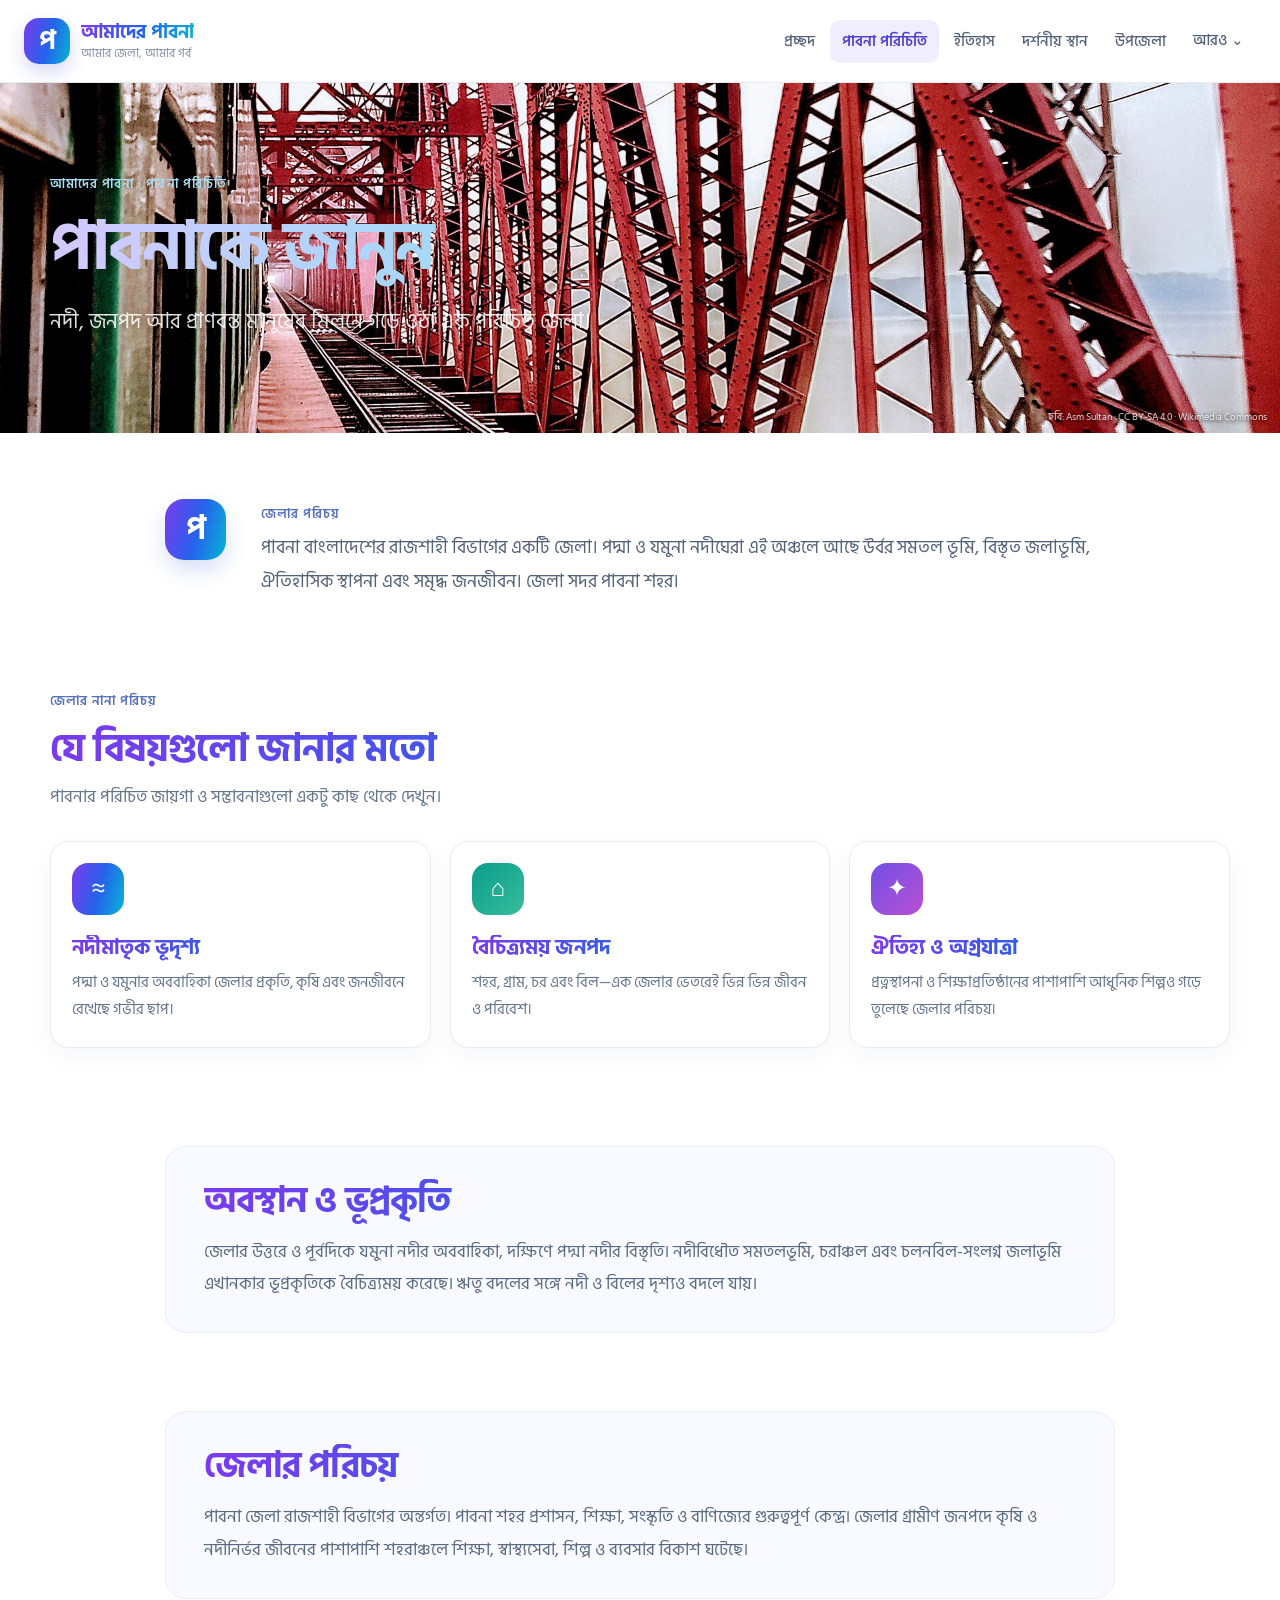
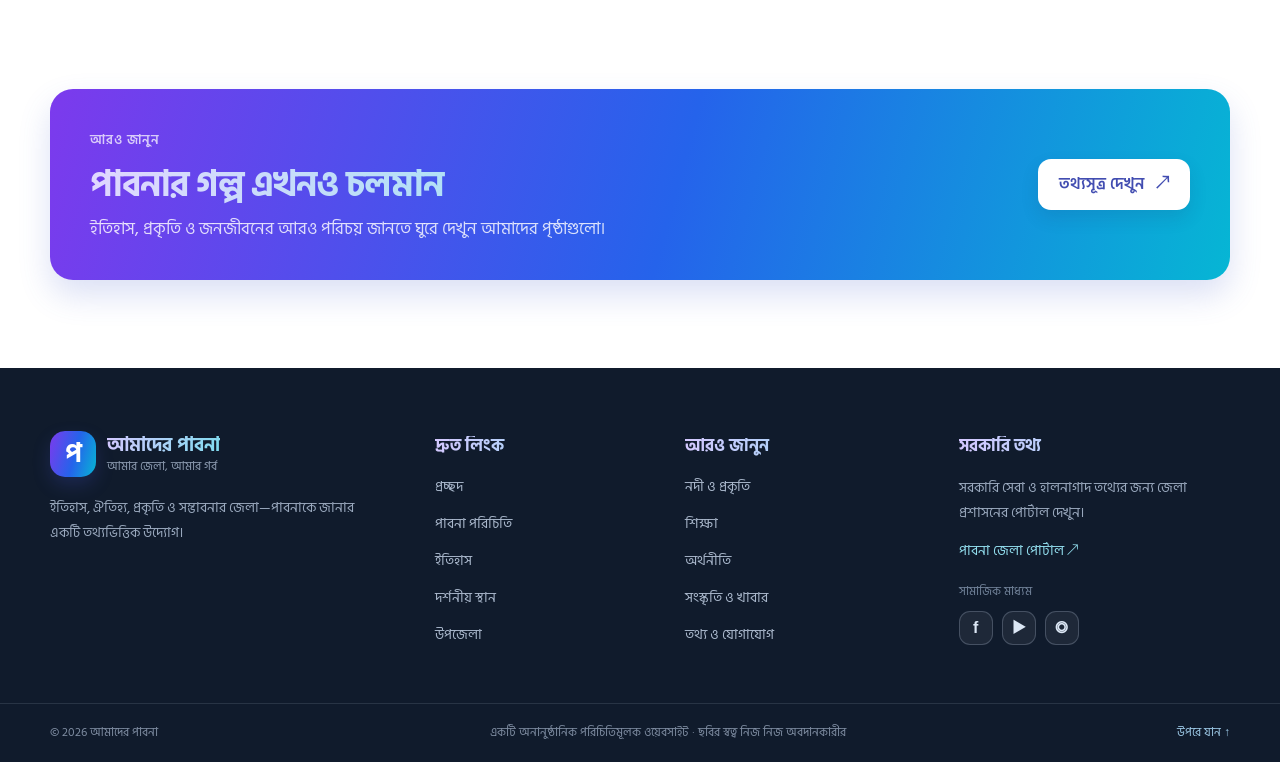
<file: about.html>
<!doctype html>
<html lang="bn">
<head>
  <meta charset="utf-8">
  <meta name="viewport" content="width=device-width, initial-scale=1">
  <meta name="description" content="পাবনা জেলার পরিচিতি, ভৌগোলিক অবস্থান ও সাধারণ তথ্য।">
  <meta name="theme-color" content="#f8fbff">
  <title>পাবনা পরিচিতি | আমাদের পাবনা</title>
  <link rel="preconnect" href="https://fonts.googleapis.com">
  <link rel="preconnect" href="https://fonts.gstatic.com" crossorigin>
  <link href="https://fonts.googleapis.com/css2?family=Hind+Siliguri:wght@400;500;600;700&display=swap" rel="stylesheet">
  <link rel="stylesheet" href="style.css">
  <script src="script.js" defer></script>
</head>
<body data-page="about">
  <div id="site-header"></div>
  <main id="page-content"></main>
  <div id="site-footer"></div>
</body>
</html>
</file>
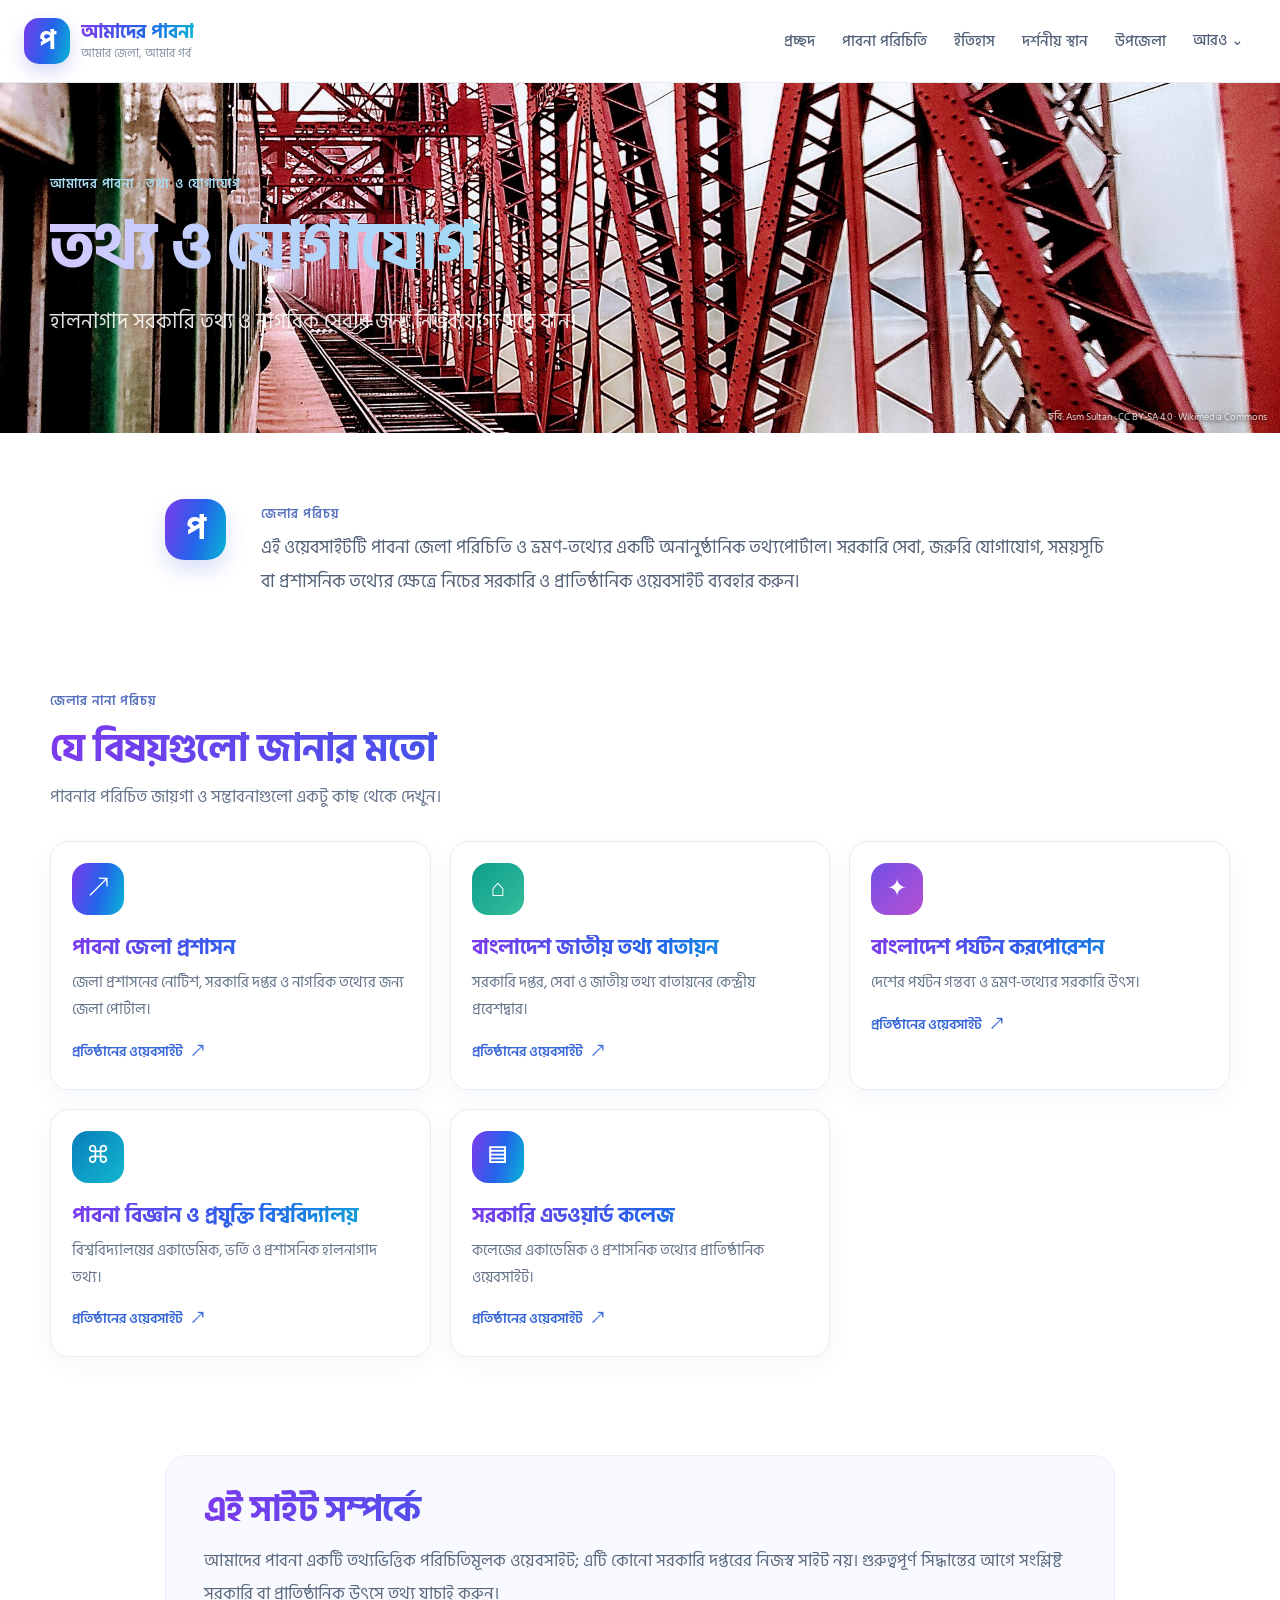
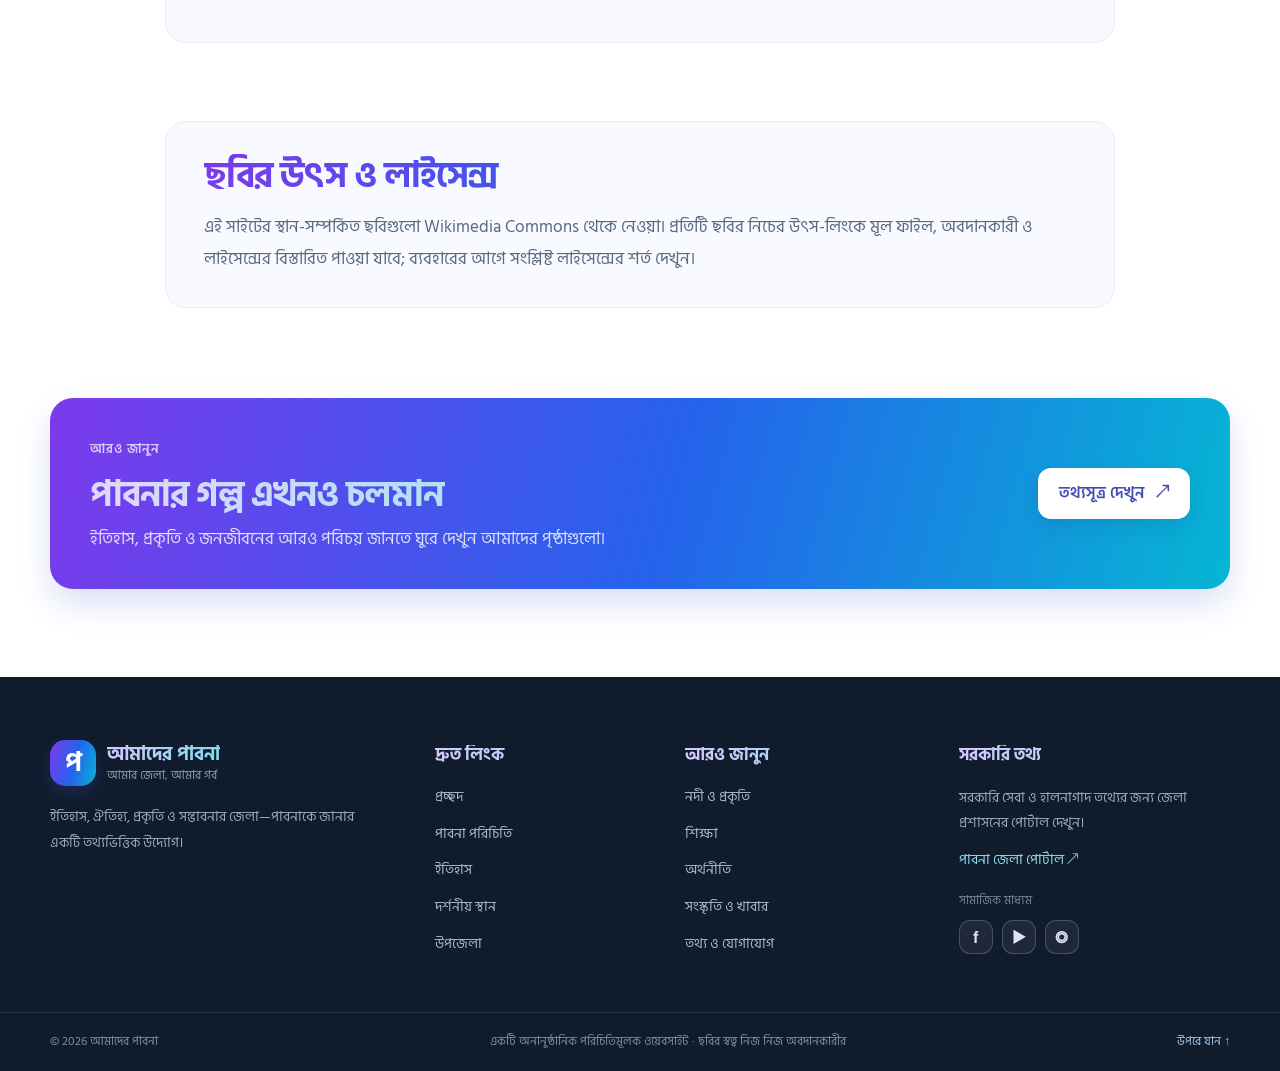
<file: contact.html>
<!doctype html>
<html lang="bn">
<head>
  <meta charset="utf-8">
  <meta name="viewport" content="width=device-width, initial-scale=1">
  <meta name="description" content="পাবনা জেলার সরকারি ওয়েবসাইট ও নির্ভরযোগ্য তথ্যসূত্র।">
  <meta name="theme-color" content="#f8fbff">
  <title>যোগাযোগ ও তথ্যসূত্র | আমাদের পাবনা</title>
  <link rel="preconnect" href="https://fonts.googleapis.com">
  <link rel="preconnect" href="https://fonts.gstatic.com" crossorigin>
  <link href="https://fonts.googleapis.com/css2?family=Hind+Siliguri:wght@400;500;600;700&display=swap" rel="stylesheet">
  <link rel="stylesheet" href="style.css">
  <script src="script.js" defer></script>
</head>
<body data-page="contact">
  <div id="site-header"></div>
  <main id="page-content"></main>
  <div id="site-footer"></div>
</body>
</html>
</file>
<file: style.css>
:root {
  --ink: #17243b;
  --muted: #64748b;
  --line: #e5ebf3;
  --surface: #ffffff;
  --soft: #f4f8fc;
  --purple: #7047e8;
  --blue: #2874e8;
  --cyan: #00a9c8;
  --teal: #0c9d8b;
  --gradient: linear-gradient(105deg, #7c3aed 0%, #2563eb 53%, #06b6d4 100%);
  --gradient-warm: linear-gradient(120deg, #6d40df, #d9469e);
  --shadow: 0 16px 42px rgba(27, 55, 96, .09);
  --radius: 22px;
}

* { box-sizing: border-box; }
html { scroll-behavior: smooth; scroll-padding-top: 90px; }
body { margin: 0; color: var(--ink); background: #fff; font-family: "Hind Siliguri", "Noto Sans Bengali", sans-serif; font-size: 17px; line-height: 1.7; -webkit-font-smoothing: antialiased; }
body.menu-open, body.lightbox-open { overflow: hidden; }
img { display: block; max-width: 100%; }
a { color: inherit; text-decoration: none; }
button { font: inherit; }
h1, h2, h3 { margin: 0; font-weight: 700; line-height: 1.25; color: transparent; background-image: var(--gradient); background-clip: text; -webkit-background-clip: text; -webkit-text-fill-color: transparent; }
p { margin: 0; }
.section-wrap { width: min(1180px, calc(100% - 48px)); margin-inline: auto; }
.skip-link { position: fixed; z-index: 1000; top: 12px; left: 12px; padding: 9px 16px; border-radius: 9px; color: #fff; background: #17243b; transform: translateY(-160%); }
.skip-link:focus { transform: translateY(0); }

.site-header { position: sticky; z-index: 50; top: 0; width: 100%; background: rgba(255,255,255,.92); border-bottom: 1px solid rgba(226,232,240,.85); backdrop-filter: blur(18px); }
.header-inner { width: min(1320px, calc(100% - 48px)); height: 82px; margin: auto; display: flex; align-items: center; justify-content: space-between; gap: 30px; }
.brand { display: inline-flex; align-items: center; gap: 11px; flex: 0 0 auto; }
.brand-mark { width: 46px; height: 46px; display: grid; place-items: center; border-radius: 15px; background: var(--gradient); box-shadow: 0 8px 18px rgba(72,88,215,.22); }
.brand-mark span { color: #fff; font-weight: 700; font-size: 27px; line-height: 1; }
.brand-copy { display: grid; line-height: 1.3; }
.brand-copy strong { font-size: 19px; font-weight: 700; color: transparent; background: var(--gradient); background-clip: text; -webkit-background-clip: text; -webkit-text-fill-color: transparent; }
.brand-copy small { color: #8490a2; font-size: 12px; }
.navigation > ul { display: flex; align-items: center; gap: 3px; list-style: none; margin: 0; padding: 0; }
.navigation > ul > li { position: relative; }
.navigation a, .more-toggle { padding: 9px 12px; border: 0; border-radius: 10px; background: transparent; color: #526179; font-size: 15px; font-weight: 500; cursor: pointer; transition: .2s ease; white-space: nowrap; }
.navigation a:hover, .more-toggle:hover { color: var(--blue); background: #eff5ff; }
.navigation a.active { color: #5042cb; background: #f0edff; font-weight: 600; }
.more-menu { position: absolute; top: calc(100% + 13px); right: 0; display: none; width: 195px; padding: 9px; list-style: none; border: 1px solid var(--line); border-radius: 15px; background: #fff; box-shadow: var(--shadow); }
.more-menu.is-open { display: block; animation: menu-in .18s ease-out; }
.more-menu li + li { margin-top: 3px; }
.more-menu a { display: block; }
.menu-toggle { display: none; width: 44px; height: 44px; border: 1px solid var(--line); border-radius: 12px; background: #fff; align-items: center; justify-content: center; flex-direction: column; gap: 5px; cursor: pointer; }
.menu-toggle span { display: block; width: 19px; height: 2px; border-radius: 3px; background: #475569; transition: .2s ease; }
.menu-toggle[aria-expanded="true"] span:first-child { transform: translateY(7px) rotate(45deg); }
.menu-toggle[aria-expanded="true"] span:nth-child(2) { opacity: 0; }
.menu-toggle[aria-expanded="true"] span:last-child { transform: translateY(-7px) rotate(-45deg); }

.home-hero { position: relative; height: min(690px, calc(100svh - 82px)); min-height: 580px; overflow: hidden; isolation: isolate; background: #25415d; }
.hero-photo, .hero-photo img, .hero-overlay { position: absolute; inset: 0; width: 100%; height: 100%; }
.hero-photo img { object-fit: cover; object-position: center 56%; animation: hero-zoom 18s ease-out both; }
.hero-overlay { z-index: 1; background: linear-gradient(90deg, rgba(10,25,48,.84) 0%, rgba(12,33,59,.66) 46%, rgba(8,29,55,.15) 100%), linear-gradient(0deg, rgba(9,24,44,.53), transparent 38%); }
.hero-content { position: relative; z-index: 2; width: min(1180px, calc(100% - 48px)); height: 100%; margin: auto; display: flex; flex-direction: column; justify-content: center; align-items: flex-start; padding-bottom: 16px; }
.hero-kicker { display: inline-flex; align-items: center; gap: 10px; color: rgba(255,255,255,.86); font-size: 15px; letter-spacing: .01em; }
.live-dot { width: 8px; height: 8px; border-radius: 50%; background: #55e5c4; box-shadow: 0 0 0 5px rgba(85,229,196,.16); }
.home-hero h1 { margin-top: 22px; color: transparent; background-image: linear-gradient(100deg,#ded1ff 0%,#a9b9ff 47%,#8be2f1 100%); background-clip: text; -webkit-background-clip: text; -webkit-text-fill-color: transparent; font-size: clamp(58px, 8.5vw, 108px); letter-spacing: -.045em; line-height: 1.05; }
.home-hero h1 span { color: transparent; background: linear-gradient(100deg, #c2b2ff, #76dafa 85%); background-clip: text; -webkit-background-clip: text; -webkit-text-fill-color: transparent; }
.hero-content > p { margin-top: 20px; color: rgba(255,255,255,.9); font-size: clamp(18px, 2.2vw, 25px); }
.hero-actions { display: flex; align-items: center; gap: 26px; margin-top: 34px; }
.button { display: inline-flex; align-items: center; justify-content: center; gap: 12px; min-height: 51px; padding: 12px 21px; border-radius: 13px; font-size: 16px; font-weight: 600; line-height: 1.35; transition: transform .2s ease, box-shadow .2s ease, background .2s ease; }
.button:hover { transform: translateY(-2px); }
.button-primary { color: #fff; background: var(--gradient); box-shadow: 0 10px 24px rgba(46,102,220,.25); }
.button-primary:hover { box-shadow: 0 14px 30px rgba(46,102,220,.36); }
.hero-secondary { display: inline-flex; gap: 10px; align-items: center; color: #fff; font-size: 15px; }
.hero-secondary span { transition: transform .2s; }
.hero-secondary:hover span { transform: translateX(4px); }
.hero-note { position: absolute; z-index: 2; right: max(24px, calc((100% - 1180px) / 2)); bottom: 76px; display: flex; align-items: center; gap: 12px; padding: 13px 17px; border: 1px solid rgba(255,255,255,.2); border-radius: 16px; color: #fff; background: rgba(17,38,61,.38); backdrop-filter: blur(10px); }
.note-icon { width: 37px; height: 37px; display: grid; place-items: center; border-radius: 12px; background: rgba(255,255,255,.15); font-size: 20px; }
.hero-note strong, .hero-note small { display: block; }
.hero-note strong { font-size: 14px; }
.hero-note small { color: rgba(255,255,255,.73); font-size: 12px; }
.hero-credit { position: absolute; z-index: 2; right: 20px; bottom: 15px; max-width: 52%; text-align: right; font-size: 11px; }
.hero-credit a, .image-credit a, .featured-credit a { color: rgba(255,255,255,.74); }
.hero-credit a:hover, .image-credit a:hover, .featured-credit a:hover { color: #fff; text-decoration: underline; }
.scroll-cue { position: absolute; z-index: 2; bottom: 20px; left: 50%; width: 27px; height: 42px; border: 1px solid rgba(255,255,255,.55); border-radius: 20px; }
.scroll-cue span { position: absolute; top: 8px; left: 50%; width: 4px; height: 8px; border-radius: 4px; background: #fff; animation: scroll-pulse 1.5s infinite; }

.eyebrow { display: inline-block; margin-bottom: 12px; color: #5670bd; font-size: 13px; font-weight: 600; letter-spacing: .08em; }
.welcome-section { display: grid; grid-template-columns: .95fr 1.05fr; align-items: center; gap: clamp(42px, 8vw, 105px); padding-top: 116px; padding-bottom: 114px; }
.welcome-copy h2, .section-heading h2, .section-copy h2, .home-cta h2, .closing-banner h2 { font-size: clamp(32px, 4vw, 47px); letter-spacing: -.025em; }
.welcome-copy > p { max-width: 540px; margin-top: 22px; color: var(--muted); line-height: 1.95; }
.text-link { display: inline-flex; align-items: center; gap: 9px; margin-top: 23px; color: #3767d8; font-weight: 600; transition: gap .2s; }
.text-link:hover { gap: 14px; }
.welcome-image { position: relative; min-height: 388px; overflow: hidden; border-radius: 28px; background: #dce8f1; box-shadow: var(--shadow); }
.welcome-image > img { width: 100%; height: 388px; object-fit: cover; }
.image-label { position: absolute; left: 18px; bottom: 30px; display: flex; align-items: center; gap: 9px; padding: 10px 15px; border: 1px solid rgba(255,255,255,.52); border-radius: 12px; color: #fff; background: rgba(15,35,49,.55); backdrop-filter: blur(10px); }
.image-label > span:first-child { color: #80e6d3; }
.image-credit { position: absolute; right: 13px; bottom: 7px; font-size: 10px; text-shadow: 0 1px 5px #000; }
.image-credit a { color: rgba(255,255,255,.84); }
.highlight-section, .gallery-section { padding: 92px 0 100px; background: #f7f9fd; }
.section-heading { margin-bottom: 36px; }
.section-heading.centered { text-align: center; }
.section-heading h2 { margin-bottom: 10px; }
.section-heading p { color: var(--muted); }
.highlight-grid { display: grid; grid-template-columns: repeat(3, 1fr); gap: 20px; }
.highlight-card { position: relative; min-height: 224px; padding: 29px; overflow: hidden; border: 1px solid #e8edf5; border-radius: var(--radius); background: #fff; box-shadow: 0 9px 28px rgba(29,53,87,.045); transition: transform .25s ease, box-shadow .25s ease, border-color .25s ease; }
.highlight-card:hover { transform: translateY(-6px); border-color: #d6defd; box-shadow: var(--shadow); }
.highlight-icon { width: 51px; height: 51px; display: grid; place-items: center; margin-bottom: 20px; border-radius: 16px; color: #fff; font-size: 23px; background: var(--gradient); }
.icon-1 { background: linear-gradient(135deg,#7954e8,#df6aa4); }
.icon-2 { background: linear-gradient(135deg,#0b9f9e,#55c992); }
.highlight-card h3 { margin-bottom: 8px; font-size: 21px; }
.highlight-card p { max-width: 300px; color: var(--muted); font-size: 15px; }
.card-arrow { position: absolute; top: 27px; right: 26px; color: #8998b5; transition: transform .2s; }
.highlight-card:hover .card-arrow { transform: translate(3px,-3px); color: var(--blue); }
.featured-section { padding-top: 98px; padding-bottom: 104px; }
.section-heading-row { display: flex; align-items: flex-end; justify-content: space-between; gap: 30px; }
.section-heading-row .text-link { margin: 0 0 7px; flex: 0 0 auto; }
.featured-grid { display: grid; grid-template-columns: 1.3fr 1fr 1fr; grid-template-rows: 330px; gap: 17px; }
.featured-card { position: relative; overflow: hidden; border-radius: 21px; background: #dbe5ed; }
.featured-mainlink { position: absolute; inset: 0; display: block; color: inherit; }
.featured-mainlink img { width: 100%; height: 100%; object-fit: cover; transition: transform .55s cubic-bezier(.2,.7,.2,1); }
.featured-card:hover img { transform: scale(1.055); }
.featured-shade { position: absolute; inset: 0; background: linear-gradient(0deg,rgba(8,19,37,.79),transparent 62%); }
.featured-text { position: absolute; bottom: 22px; left: 22px; display: grid; gap: 3px; color: #fff; }
.featured-text small { color: rgba(255,255,255,.77); font-size: 12px; }
.featured-text strong { font-size: 23px; }
.featured-credit { position: absolute; bottom: 4px; right: 8px; font-size: 9px; }
.featured-credit a { color: rgba(255,255,255,.73); }
.gallery-section { padding-top: 89px; padding-bottom: 102px; }
.gallery-grid { display: grid; grid-template-columns: repeat(6, 1fr); grid-auto-rows: 170px; gap: 13px; }
.gallery-item { position: relative; display: block; grid-column: span 2; margin: 0; padding: 0; overflow: hidden; border: 0; border-radius: 17px; background: #d8e2eb; text-align: left; }
.gallery-item:nth-child(1), .gallery-item:nth-child(4) { grid-column: span 3; }
.gallery-trigger { position: absolute; inset: 0; width: 100%; height: 100%; padding: 0; overflow: hidden; border: 0; background: transparent; cursor: zoom-in; }
.gallery-item img { width: 100%; height: 100%; object-fit: cover; transition: transform .45s; }
.gallery-item:hover img { transform: scale(1.07); }
.gallery-item::after { position: absolute; inset: 25% 0 0; content: ""; background: linear-gradient(0deg,rgba(10,24,43,.78),transparent); pointer-events: none; }
.gallery-caption { position: absolute; z-index: 1; bottom: 10px; left: 14px; display: grid; gap: 0; color: #fff; }
.gallery-caption strong { font-size: 15px; }
.gallery-caption small { max-width: 290px; overflow: hidden; font-size: 9px; text-overflow: ellipsis; white-space: nowrap; }
.gallery-caption small a { color: rgba(255,255,255,.78); }
.gallery-zoom { position: absolute; z-index: 1; top: 12px; right: 12px; width: 31px; height: 31px; display: grid; place-items: center; border: 1px solid rgba(255,255,255,.46); border-radius: 10px; color: #fff; background: rgba(9,25,43,.25); opacity: 0; transition: opacity .2s; }
.gallery-item:hover .gallery-zoom { opacity: 1; }
.home-cta { display: flex; align-items: center; justify-content: space-between; gap: 30px; padding-top: 83px; padding-bottom: 87px; }
.home-cta h2 { font-size: clamp(29px, 3.5vw, 40px); }
.home-cta p { margin-top: 10px; color: var(--muted); }

.subhero { position: relative; min-height: 350px; display: flex; align-items: center; overflow: hidden; background: #edf4fa; }
.subhero-image, .subhero-image > img, .subhero-wash { position: absolute; inset: 0; width: 100%; height: 100%; }
.subhero-image > img { object-fit: cover; object-position: center 52%; }
.subhero-wash { background: linear-gradient(90deg,rgba(14,32,55,.88),rgba(17,40,65,.58) 57%,rgba(15,35,59,.25)),linear-gradient(0deg,rgba(12,24,43,.24),transparent); }
.subhero-copy { position: relative; z-index: 2; width: min(1180px, calc(100% - 48px)); margin: auto; padding: 73px 0 79px; }
.subhero-copy .eyebrow { color: #a7dcf2; }
.subhero h1 { max-width: 800px; color: transparent; background: linear-gradient(100deg,#d4c8ff 0%,#8be2f1 75%); background-clip: text; -webkit-background-clip: text; -webkit-text-fill-color: transparent; font-size: clamp(43px, 6vw, 67px); letter-spacing: -.03em; }
.subhero-copy > p { max-width: 650px; margin-top: 14px; color: rgba(255,255,255,.88); font-size: clamp(17px, 2vw, 21px); }
.subhero-image .image-credit { z-index: 2; }
.intro-section { display: grid; grid-template-columns: 72px 1fr; gap: 24px; align-items: start; max-width: 950px; padding-top: 66px; padding-bottom: 61px; }
.intro-mark { width: 61px; height: 61px; display: grid; place-items: center; border-radius: 19px; color: #fff; background: var(--gradient); font-size: 32px; font-weight: 700; box-shadow: 0 10px 20px rgba(54,91,211,.19); }
.intro-section .eyebrow { margin: 0 0 6px; }
.intro-section p { color: #526177; font-size: 18px; line-height: 1.9; }
.cards-section { padding-top: 26px; padding-bottom: 91px; }
.cards-section .section-heading { margin-bottom: 29px; }
.cards-section .section-heading h2 { font-size: clamp(29px, 3.5vw, 39px); }
.card-grid { display: grid; grid-template-columns: repeat(3, 1fr); gap: 19px; }
.upazila-grid { grid-template-columns: repeat(3, 1fr); }
.info-card { min-width: 0; overflow: hidden; border: 1px solid #e7edf5; border-radius: 19px; background: #fff; box-shadow: 0 8px 25px rgba(31,53,83,.045); transition: transform .24s ease, box-shadow .24s ease; }
.info-card:hover { transform: translateY(-5px); box-shadow: var(--shadow); }
.card-symbol { width: 52px; height: 52px; display: grid; place-items: center; margin: 21px 21px 0; border-radius: 16px; color: #fff; background: var(--gradient); font-size: 24px; }
.symbol-1 { background: linear-gradient(135deg,#0c9d8b,#36bd9c); }
.symbol-2 { background: linear-gradient(135deg,#7350e7,#b650d2); }
.symbol-3 { background: linear-gradient(135deg,#087eba,#12b7cf); }
.info-card-body { padding: 20px 21px 23px; }
.info-card-body h3 { font-size: 21px; }
.info-card-body p { margin-top: 9px; color: var(--muted); font-size: 15px; line-height: 1.78; }
.card-meta { display: inline-block; margin-top: 15px; padding: 4px 10px; border-radius: 30px; color: #4967b0; background: #f0f4ff; font-size: 12px; }
.place-media { position: relative; height: 190px; overflow: hidden; background: #d8e2eb; }
.info-card .place-photo { position: relative; display: block; width: 100%; height: 100%; padding: 0; overflow: hidden; border: 0; background: #d8e2eb; cursor: zoom-in; }
.place-photo > img { width: 100%; height: 100%; object-fit: cover; transition: transform .4s; }
.place-photo:hover > img { transform: scale(1.05); }
.photo-credit { position: absolute; right: 7px; bottom: 5px; left: 7px; overflow: hidden; font-size: 9px; text-align: left; text-overflow: ellipsis; white-space: nowrap; text-shadow: 0 1px 6px #000; }
.photo-credit a { color: #fff; }
.info-card .text-link { margin-top: 16px; font-size: 14px; }
.content-section { max-width: 950px; padding-top: 7px; padding-bottom: 78px; }
.content-section + .content-section { padding-top: 0; }
.section-copy { padding: 32px 38px; border: 1px solid #e9eef6; border-radius: 21px; background: #f8faff; }
.section-copy h2 { margin-bottom: 12px; font-size: clamp(27px, 3vw, 36px); }
.section-copy p { color: #59697f; line-height: 1.9; }
.section-copy .button { margin-top: 19px; }
.button-outline { border: 1px solid #d6ddf7; color: #4c56ba; background: #fff; }
.button-outline:hover { background: #f2f2ff; }
.closing-banner { display: flex; align-items: center; justify-content: space-between; gap: 25px; margin-top: 12px; margin-bottom: 88px; padding: 36px 40px; border-radius: 23px; background: var(--gradient); box-shadow: 0 15px 32px rgba(73,98,205,.2); }
.closing-banner .eyebrow { color: rgba(255,255,255,.73); }
.closing-banner h2 { color: transparent; background-image: linear-gradient(100deg,#e1d7ff,#9ce4f2); background-clip: text; -webkit-background-clip: text; -webkit-text-fill-color: transparent; font-size: clamp(26px,3vw,36px); }
.closing-banner p { margin-top: 7px; color: rgba(255,255,255,.81); }
.button-light { flex: 0 0 auto; color: #424db1; background: #fff; box-shadow: 0 8px 18px rgba(24,43,91,.12); }
.button-light:hover { box-shadow: 0 12px 22px rgba(24,43,91,.2); }

.site-footer { color: #d5deeb; background: #101b2c; }
.footer-main { display: grid; grid-template-columns: 1.35fr .8fr .9fr 1.1fr; gap: 52px; padding-top: 63px; padding-bottom: 54px; }
.brand-footer .brand-copy strong { background-image: linear-gradient(105deg,#d4c8ff,#7fdbef); }
.brand-footer .brand-copy small { color: #8c9bb0; }
.footer-brand > p, .footer-official > p { margin-top: 18px; color: #99a8bd; font-size: 14px; line-height: 1.8; }
.footer-links h2 { margin: 5px 0 15px; color: transparent; background-image: linear-gradient(100deg,#d4c8ff,#7fdbef); background-clip: text; -webkit-background-clip: text; -webkit-text-fill-color: transparent; font-size: 17px; }
.footer-links ul { display: grid; gap: 8px; margin: 0; padding: 0; list-style: none; }
.footer-links li a, .footer-official > a { color: #a9b7cb; font-size: 14px; transition: color .2s; }
.footer-links li a:hover, .footer-official > a:hover { color: #83d8ed; }
.footer-official > a { display: inline-block; margin-top: 13px; color: #91dcec; }
.social-caption { display: block; margin-top: 17px; color: #72839a; font-size: 12px; }
.social-links { display: flex; gap: 9px; margin-top: 9px; }
.social-links a { width: 34px; height: 34px; display: grid; place-items: center; border: 1px solid rgba(208,222,243,.22); border-radius: 11px; color: #dce7f5; background: rgba(255,255,255,.06); font-family: Arial, sans-serif; font-size: 16px; font-weight: 700; transition: .2s ease; }
.social-links a:hover { border-color: #69cde0; color: #fff; background: rgba(51,126,207,.32); transform: translateY(-2px); }
.footer-bottom { border-top: 1px solid rgba(211,224,242,.12); }
.footer-bottom > .section-wrap { min-height: 58px; display: flex; align-items: center; justify-content: space-between; gap: 16px; color: #7f8da2; font-size: 12px; }
.footer-top { color: #9dc9e7; white-space: nowrap; }
.footer-top:hover { color: #fff; }

.back-to-top { position: fixed; z-index: 40; right: 24px; bottom: 23px; width: 46px; height: 46px; display: grid; place-items: center; border: 1px solid rgba(255,255,255,.65); border-radius: 15px; color: #fff; background: var(--gradient); box-shadow: 0 8px 22px rgba(45,76,151,.24); font-size: 22px; opacity: 0; pointer-events: none; transform: translateY(10px); transition: .22s ease; cursor: pointer; }
.back-to-top.is-visible { opacity: 1; pointer-events: auto; transform: translateY(0); }
.lightbox { position: fixed; z-index: 100; inset: 0; display: grid; align-content: center; justify-items: center; gap: 14px; padding: 50px 28px 30px; background: rgba(4,12,25,.91); opacity: 0; visibility: hidden; transition: opacity .2s, visibility .2s; }
.lightbox.is-open { opacity: 1; visibility: visible; }
.lightbox img { max-width: min(1120px, 94vw); max-height: 78vh; object-fit: contain; border-radius: 12px; box-shadow: 0 15px 55px rgba(0,0,0,.4); }
.lightbox p { max-width: min(850px, 90vw); color: #e8edf5; font-size: 15px; text-align: center; }
.lightbox-close { position: absolute; top: 18px; right: 22px; width: 45px; height: 45px; border: 1px solid rgba(255,255,255,.3); border-radius: 14px; color: #fff; background: rgba(255,255,255,.1); font-size: 29px; line-height: 1; cursor: pointer; }
.reveal { opacity: 0; transform: translateY(17px); transition: opacity .6s ease, transform .6s cubic-bezier(.2,.7,.2,1); }
.reveal.is-visible { opacity: 1; transform: translateY(0); }
.card-grid .reveal:nth-child(3n + 2), .highlight-grid .reveal:nth-child(3n + 2) { transition-delay: .08s; }
.card-grid .reveal:nth-child(3n), .highlight-grid .reveal:nth-child(3n) { transition-delay: .15s; }

@keyframes hero-zoom { from { transform: scale(1.045); } to { transform: scale(1); } }
@keyframes scroll-pulse { 0% { opacity: 0; transform: translate(-50%,0); } 35% { opacity: 1; } 100% { opacity: 0; transform: translate(-50%,12px); } }
@keyframes menu-in { from { opacity: 0; transform: translateY(-5px); } to { opacity: 1; transform: translateY(0); } }

@media (max-width: 1100px) {
  .header-inner { width: min(100% - 36px, 1320px); gap: 15px; }
  .navigation a, .more-toggle { padding-inline: 8px; font-size: 14px; }
  .brand-copy strong { font-size: 17px; }
  .brand-mark { width: 42px; height: 42px; }
  .footer-main { gap: 30px; }
}

@media (max-width: 860px) {
  .section-wrap { width: min(100% - 40px, 720px); }
  .header-inner { height: 72px; }
  .menu-toggle { display: flex; }
  .navigation { position: fixed; top: 72px; right: 0; left: 0; display: none; max-height: calc(100svh - 72px); padding: 14px 20px 24px; overflow-y: auto; border-bottom: 1px solid var(--line); background: #fff; box-shadow: 0 15px 25px rgba(22,39,65,.12); }
  .navigation.is-open { display: block; }
  .navigation > ul { display: grid; gap: 3px; }
  .navigation > ul > li { width: 100%; }
  .navigation a, .more-toggle { display: block; width: 100%; padding: 10px 13px; text-align: left; }
  .more-toggle span { float: right; }
  .more-menu { position: static; width: 100%; margin-top: 3px; border: 0; box-shadow: none; background: #f8faff; }
  .home-hero { height: calc(88svh - 72px); min-height: 520px; }
  .hero-content { width: min(100% - 44px, 720px); }
  .hero-note { right: 22px; bottom: 76px; }
  .welcome-section { grid-template-columns: 1fr 1fr; gap: 35px; padding-top: 85px; padding-bottom: 84px; }
  .welcome-image, .welcome-image > img { min-height: 330px; height: 330px; }
  .highlight-section, .gallery-section { padding-block: 74px; }
  .featured-section { padding-block: 78px; }
  .featured-grid { grid-template-columns: 1fr 1fr; grid-template-rows: 310px 245px; }
  .featured-large { grid-column: span 2; }
  .gallery-grid { grid-auto-rows: 150px; }
  .card-grid, .upazila-grid { grid-template-columns: repeat(2, 1fr); }
  .footer-main { grid-template-columns: 1fr 1fr; }
  .footer-brand { grid-row: span 2; }
  .subhero { min-height: 320px; }
  .subhero-copy { width: min(100% - 40px, 720px); }
  .intro-section { grid-template-columns: 58px 1fr; gap: 17px; }
  .intro-mark { width: 52px; height: 52px; border-radius: 16px; }
}

@media (max-width: 560px) {
  body { font-size: 16px; }
  .section-wrap { width: calc(100% - 36px); }
  .header-inner { width: calc(100% - 32px); }
  .brand-mark { width: 40px; height: 40px; border-radius: 13px; }
  .brand-mark span { font-size: 24px; }
  .brand-copy strong { font-size: 16px; }
  .brand-copy small { font-size: 11px; }
  .home-hero { height: calc(88svh - 72px); min-height: 540px; max-height: 720px; }
  .hero-photo img { object-position: 58% center; }
  .hero-overlay { background: linear-gradient(90deg,rgba(10,25,48,.8),rgba(12,33,59,.5) 100%),linear-gradient(0deg,rgba(9,24,44,.58),transparent 54%); }
  .hero-content { width: calc(100% - 40px); justify-content: center; padding-bottom: 42px; }
  .hero-kicker { font-size: 12px; }
  .home-hero h1 { margin-top: 17px; font-size: clamp(56px, 15vw, 78px); }
  .hero-content > p { max-width: 310px; margin-top: 15px; font-size: 18px; }
  .hero-actions { align-items: flex-start; flex-direction: column; gap: 17px; margin-top: 26px; }
  .button { min-height: 48px; padding: 11px 17px; font-size: 15px; }
  .hero-note { right: 18px; bottom: 64px; padding: 9px 12px; }
  .hero-note small { max-width: 190px; font-size: 11px; }
  .note-icon { width: 32px; height: 32px; }
  .hero-credit { right: 8px; bottom: 8px; max-width: 58%; font-size: 9px; }
  .scroll-cue { display: none; }
  .welcome-section { grid-template-columns: 1fr; gap: 29px; padding-top: 67px; padding-bottom: 67px; }
  .welcome-copy h2, .section-heading h2 { font-size: 34px; }
  .welcome-copy > p { margin-top: 16px; font-size: 15px; }
  .welcome-image, .welcome-image > img { min-height: 250px; height: 250px; border-radius: 21px; }
  .image-label { bottom: 25px; font-size: 14px; }
  .highlight-section, .gallery-section { padding-block: 62px; }
  .section-heading { margin-bottom: 26px; }
  .section-heading p { font-size: 14px; }
  .highlight-grid { grid-template-columns: 1fr; gap: 13px; }
  .highlight-card { min-height: auto; padding: 21px; }
  .highlight-icon { width: 45px; height: 45px; margin-bottom: 14px; border-radius: 14px; font-size: 21px; }
  .highlight-card h3 { font-size: 20px; }
  .featured-section { padding-block: 65px; }
  .section-heading-row { align-items: flex-start; flex-direction: column; gap: 12px; }
  .section-heading-row .text-link { margin-top: 0; }
  .featured-grid { grid-template-columns: 1fr; grid-template-rows: 270px 220px 220px; gap: 13px; }
  .featured-large { grid-column: auto; }
  .gallery-grid { grid-template-columns: repeat(2, 1fr); grid-auto-rows: 145px; gap: 9px; }
  .gallery-item, .gallery-item:nth-child(1), .gallery-item:nth-child(4) { grid-column: span 1; border-radius: 13px; }
  .gallery-item:first-child { grid-column: span 2; }
  .gallery-caption { bottom: 7px; left: 9px; }
  .gallery-caption strong { font-size: 13px; }
  .gallery-caption small { max-width: 160px; }
  .gallery-zoom { top: 7px; right: 7px; opacity: 1; }
  .home-cta { align-items: flex-start; flex-direction: column; gap: 20px; padding-block: 61px; }
  .home-cta h2 { font-size: 31px; }
  .home-cta p { font-size: 14px; }
  .subhero { min-height: 295px; }
  .subhero-copy { width: calc(100% - 36px); padding: 55px 0 60px; }
  .subhero h1 { font-size: clamp(39px, 11vw, 53px); }
  .subhero-copy > p { font-size: 16px; line-height: 1.6; }
  .subhero-copy .eyebrow { font-size: 11px; }
  .intro-section { grid-template-columns: 1fr; gap: 16px; padding-top: 43px; padding-bottom: 42px; }
  .intro-mark { width: 46px; height: 46px; border-radius: 14px; font-size: 25px; }
  .intro-section p { font-size: 16px; line-height: 1.8; }
  .cards-section { padding-top: 13px; padding-bottom: 57px; }
  .cards-section .section-heading h2 { font-size: 30px; }
  .card-grid, .upazila-grid { grid-template-columns: 1fr; gap: 13px; }
  .info-card { border-radius: 16px; }
  .place-media { height: 200px; }
  .info-card-body { padding: 17px 18px 20px; }
  .info-card-body h3 { font-size: 20px; }
  .info-card-body p { font-size: 14px; }
  .card-symbol { margin: 17px 18px 0; }
  .content-section { padding-bottom: 51px; }
  .section-copy { padding: 22px 20px; border-radius: 17px; }
  .section-copy h2 { font-size: 27px; }
  .section-copy p { font-size: 15px; }
  .closing-banner { align-items: flex-start; flex-direction: column; margin-bottom: 58px; padding: 25px 22px; border-radius: 18px; }
  .closing-banner h2 { font-size: 27px; }
  .closing-banner p { font-size: 14px; }
  .footer-main { grid-template-columns: 1fr 1fr; gap: 30px 21px; padding-top: 46px; padding-bottom: 38px; }
  .footer-brand { grid-column: span 2; grid-row: auto; }
  .footer-brand > p { max-width: 360px; margin-top: 13px; }
  .footer-links h2 { font-size: 16px; }
  .footer-links li a, .footer-official > p, .footer-official > a { font-size: 13px; }
  .footer-official { grid-column: span 2; }
  .footer-bottom > .section-wrap { align-items: flex-start; flex-direction: column; justify-content: center; gap: 5px; padding-block: 13px; font-size: 11px; }
  .footer-top { position: absolute; right: 18px; }
  .back-to-top { right: 14px; bottom: 15px; width: 42px; height: 42px; border-radius: 13px; }
}

@media (prefers-reduced-motion: reduce) {
  *, *::before, *::after { scroll-behavior: auto !important; animation-duration: .01ms !important; animation-iteration-count: 1 !important; transition-duration: .01ms !important; }
  .reveal { opacity: 1; transform: none; }
}
</file>
